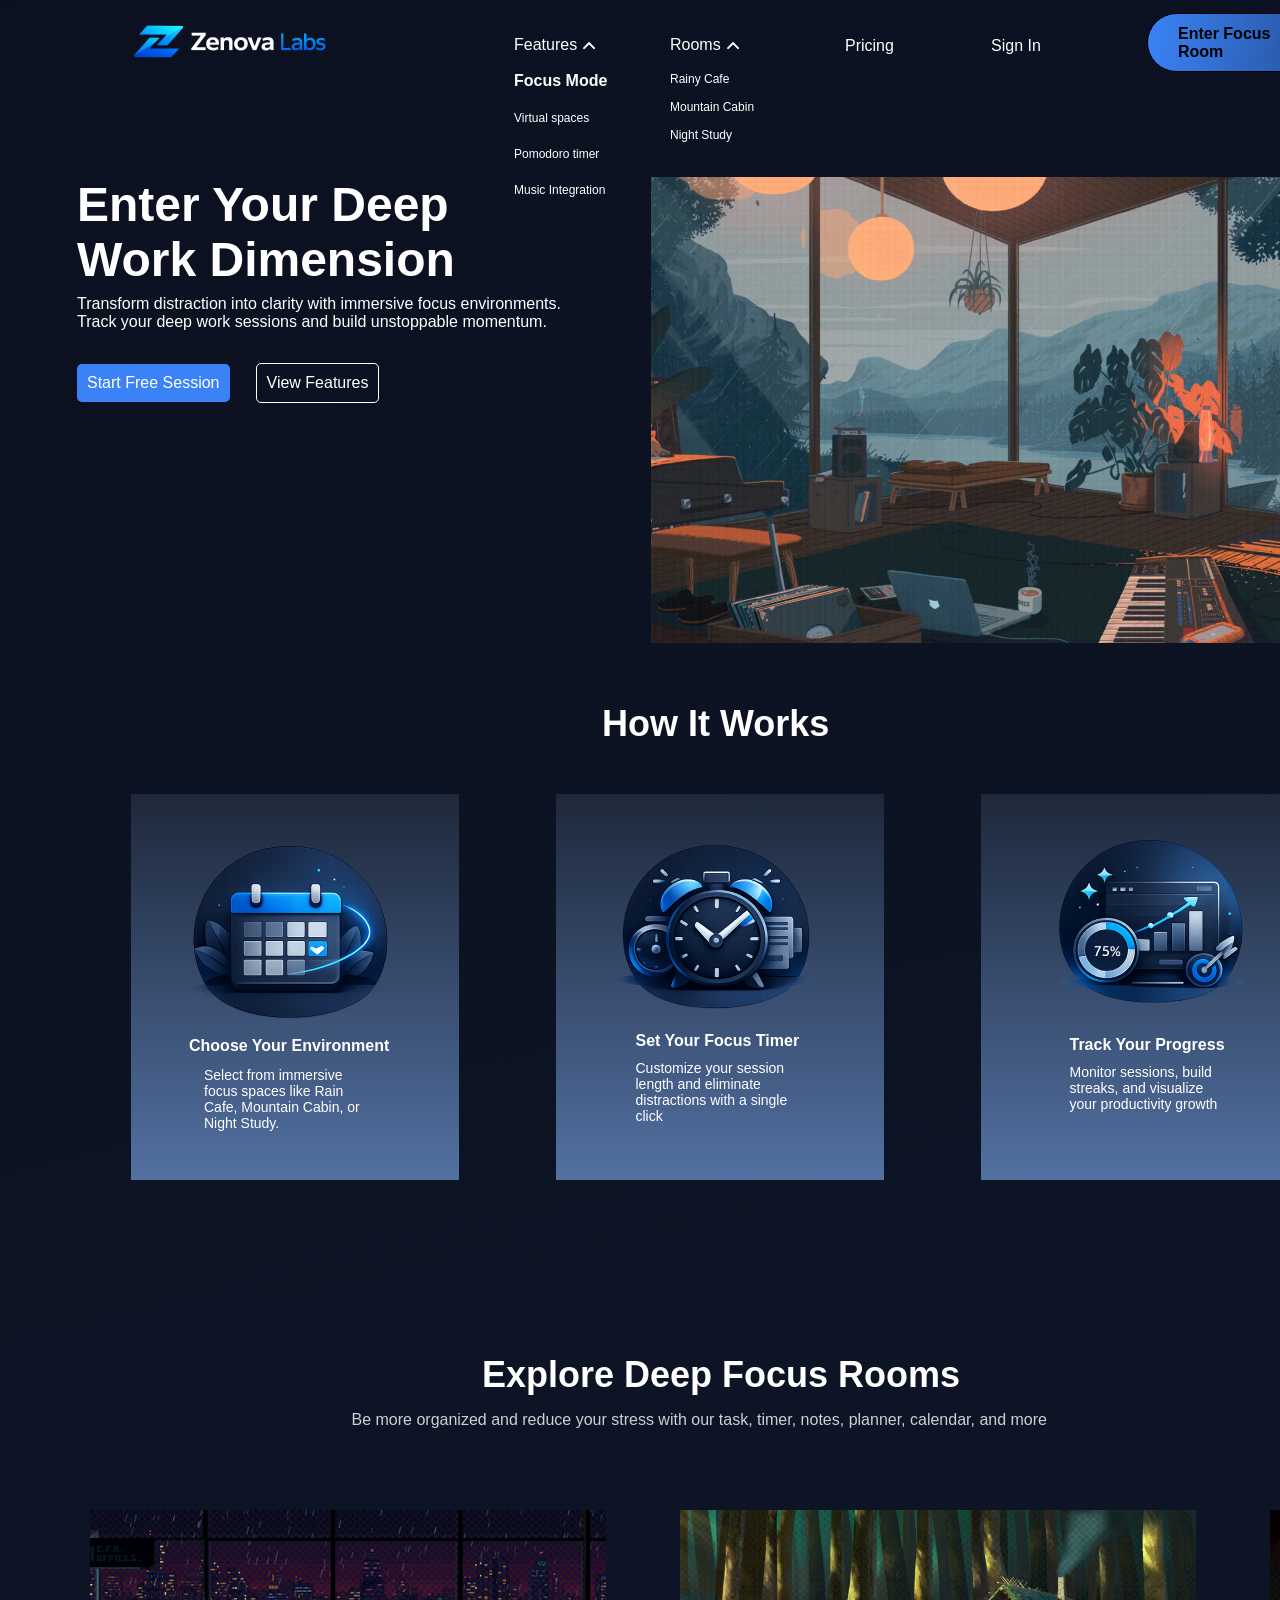
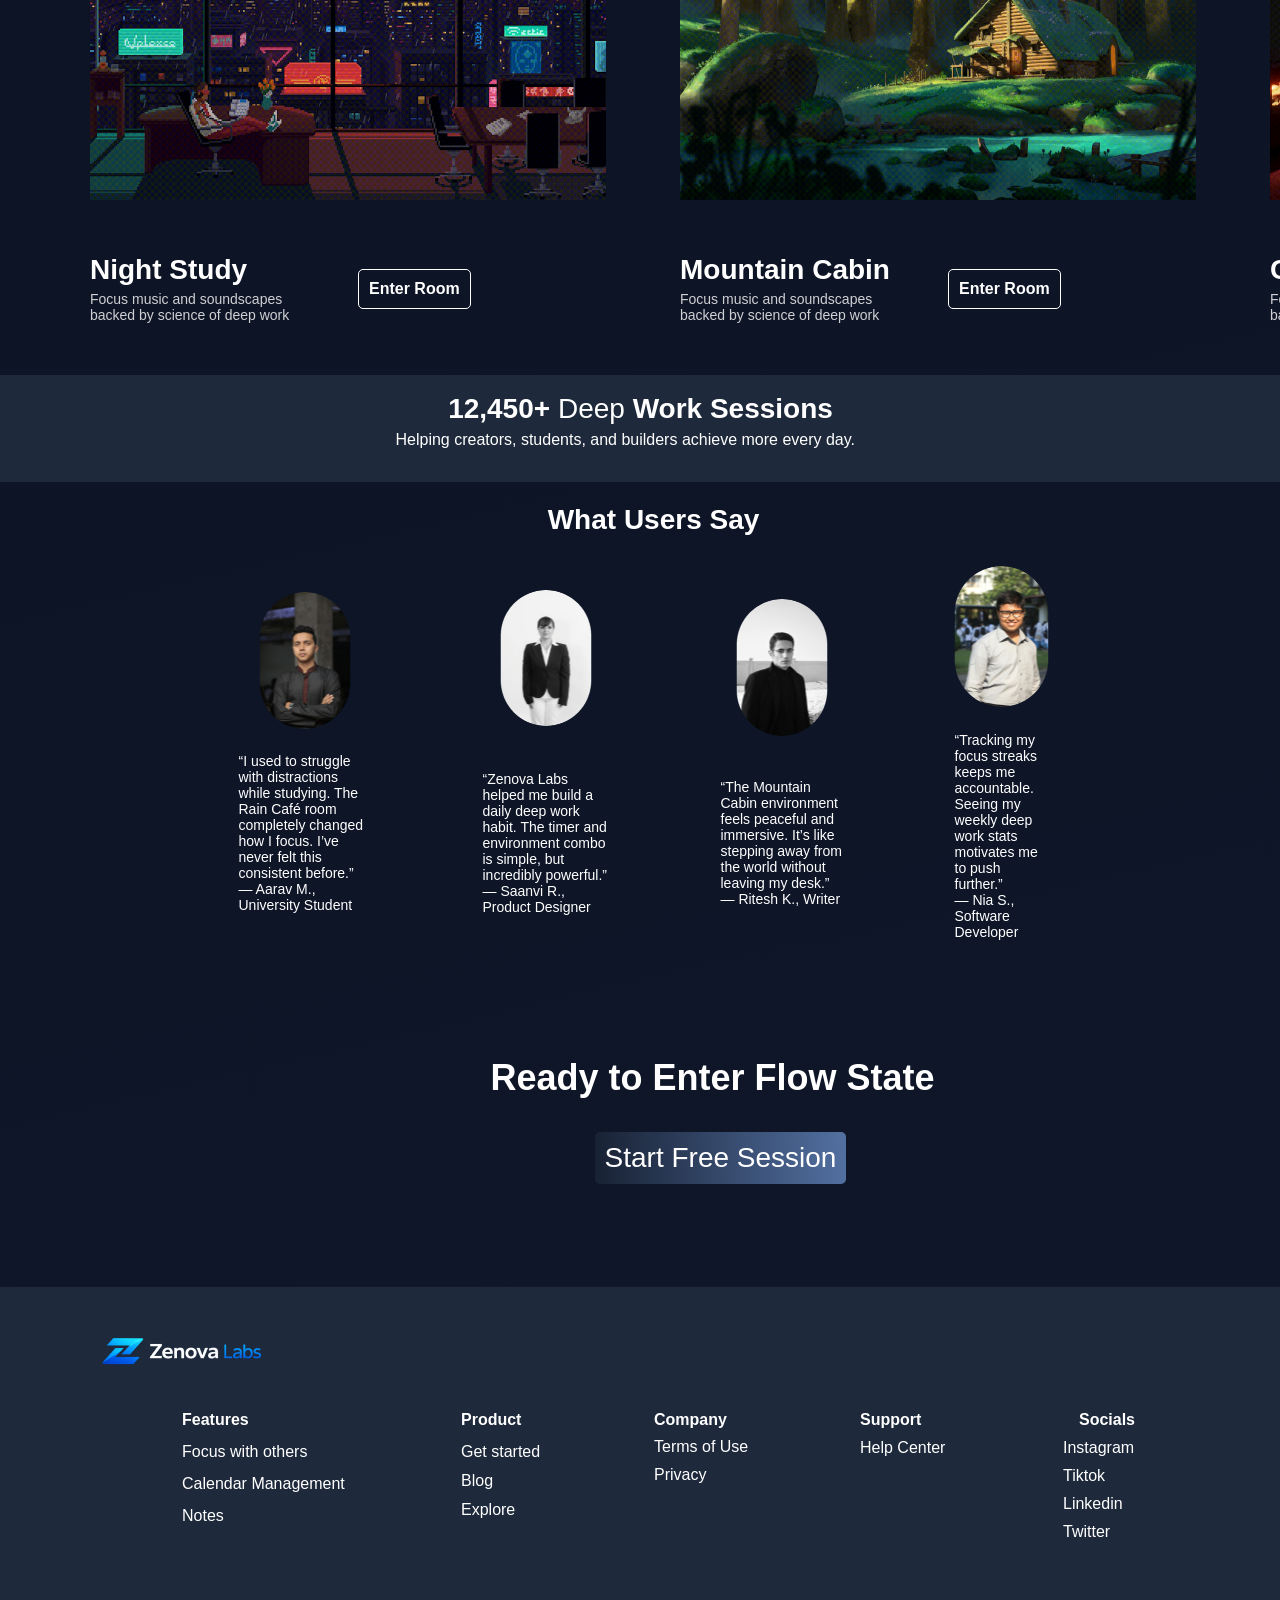
<file: index.html>
<!DOCTYPE html>
<html lang="en">
<head>
  <meta charset="UTF-8">
  <meta http-equiv="X-UA-Compatible" content="IE=edge">
  <meta name="viewport" content="width=device-width, initial-scale=1.0">
  <link rel="stylesheet" href="./vars.css">
  <link rel="stylesheet" href="./style.css">
  
  
  <style>
   a,
   button,
   input,
   select,
   h1,
   h2,
   h3,
   h4,
   h5,
   * {
       box-sizing: border-box;
       margin: 0;
       padding: 0;
       border: none;
       text-decoration: none;
       background: none;
   
       -webkit-font-smoothing: antialiased;
   }
   
   menu, ol, ul {
       list-style-type: none;
       margin: 0;
       padding: 0;
   }
   </style>
  <title>Document</title>
</head>
<body>
  <div class="zenova-labs">
    <div class="rectangle-2"></div>
    <div class="focus-room">
      <div class="frame-22">
        <div class="explore-deep-focus-rooms">Explore Deep Focus Rooms</div>
        <div
          class="be-more-organized-and-reduce-your-stress-with-our-task-timer-notes-planner-calendar-and-more"
        >
          Be more organized and reduce your stress with our task, timer, notes,
          planner, calendar, and more
        </div>
      </div>
      <div class="frame-37">
        <div class="frame-34">
          <img class="cafe-1" src="cafe-10.png" />
          <div class="frame-25">
            <div class="frame-24">
              <div class="mountain-cabin">Night Study</div>
              <div
                class="focus-music-and-soundscapes-backed-by-science-of-deep-work"
              >
                Focus music and soundscapes backed by science of deep work
              </div>
            </div>
            <div class="frame-23">
              <div class="enter-room">Enter Room</div>
            </div>
          </div>
        </div>
        <div class="frame-28">
          <img class="cafe-1" src="cafe-11.png" />
          <div class="frame-25">
            <div class="frame-24">
              <div class="mountain-cabin">Mountain Cabin</div>
              <div
                class="focus-music-and-soundscapes-backed-by-science-of-deep-work"
              >
                Focus music and soundscapes backed by science of deep work
              </div>
            </div>
            <div class="frame-23">
              <div class="enter-room">Enter Room</div>
            </div>
          </div>
        </div>
        <div class="frame-33">
          <img class="cafe-1" src="cafe-12.png" />
          <div class="frame-25">
            <div class="frame-24">
              <div class="mountain-cabin">Cozy Room</div>
              <div
                class="focus-music-and-soundscapes-backed-by-science-of-deep-work"
              >
                Focus music and soundscapes backed by science of deep work
              </div>
            </div>
            <div class="frame-23">
              <div class="enter-room">Enter Room</div>
            </div>
          </div>
        </div>
        <div class="frame-36">
          <img class="cafe-1" src="cafe-13.png" />
          <div class="frame-25">
            <div class="frame-24">
              <div class="mountain-cabin">Rainy Cafe</div>
              <div
                class="focus-music-and-soundscapes-backed-by-science-of-deep-work"
              >
                Focus music and soundscapes backed by science of deep work
              </div>
            </div>
            <div class="frame-23">
              <div class="enter-room">Enter Room</div>
            </div>
          </div>
        </div>
        <div class="frame-35">
          <img class="cafe-1" src="cafe-14.png" />
          <div class="frame-25">
            <div class="frame-24">
              <div class="mountain-cabin">Autumn Room</div>
              <div
                class="focus-music-and-soundscapes-backed-by-science-of-deep-work"
              >
                Focus music and soundscapes backed by science of deep work
              </div>
            </div>
            <div class="frame-23">
              <div class="enter-room">Enter Room</div>
            </div>
          </div>
        </div>
      </div>
    </div>
    <div class="home">
      <div class="frame-19">
        <div class="frame-18">
          <div class="frame-14">
            <div class="enter-your-deep-work-dimension">
              Enter Your Deep
              <br />
              Work Dimension
            </div>
            <div
              class="transform-distraction-into-clarity-with-immersive-focus-environments-track-your-deep-work-sessions-and-build-unstoppable-momentum"
            >
              Transform distraction into clarity with immersive focus
              environments.
              <br />
              Track your deep work sessions and build unstoppable momentum.
            </div>
          </div>
          <div class="frame-17">
            <div class="frame-15">
              <div class="start-free-session">Start Free Session</div>
            </div>
            <div class="frame-16">
              <div class="view-features">View Features</div>
            </div>
          </div>
        </div>
        <img class="rectangle-1" src="rectangle-10.png" />
      </div>
      <div class="frame-21">
        <div class="frame-12">
          <img class="logo-of-zenova-lab-1" src="logo-of-zenova-lab-10.png" />
        </div>
      </div>
      <div class="frame-9">
        <div class="enter-focus-room">Enter Focus Room</div>
      </div>
      <div class="frame-8">
        <div class="frame-4">
          <div class="headline">Rooms</div>
          <img class="frame-3" src="frame-30.svg" />
        </div>
        <div
          class="this-is-accordion-text-content-lorem-ipsum-dolor-sit-amet-this-is-accordion-text-content-lorem-ipsum-dolor-sit-amet-this-is-accordion-text-content-lorem-ipsum-dolor-sit-amet"
        >
          Rainy Cafe
          <br />
          <br />
          Mountain Cabin
          <br />
          <br />
          Night Study
        </div>
      </div>
      <div class="frame-7">
        <div class="frame-4">
          <div class="headline">Features</div>
          <img class="frame-32" src="frame-31.svg" />
        </div>
        <div
          class="this-is-accordion-text-content-lorem-ipsum-dolor-sit-amet-this-is-accordion-text-content-lorem-ipsum-dolor-sit-amet-this-is-accordion-text-content-lorem-ipsum-dolor-sit-amet2"
        >
          <span>
            <span
              class="this-is-accordion-text-content-lorem-ipsum-dolor-sit-amet-this-is-accordion-text-content-lorem-ipsum-dolor-sit-amet-this-is-accordion-text-content-lorem-ipsum-dolor-sit-amet-2-span"
            >
              Focus Mode
              <br />
            </span>
            <span
              class="this-is-accordion-text-content-lorem-ipsum-dolor-sit-amet-this-is-accordion-text-content-lorem-ipsum-dolor-sit-amet-this-is-accordion-text-content-lorem-ipsum-dolor-sit-amet-2-span2"
            >
              <br />
              Virtual spaces
              <br />
              <br />
              Pomodoro timer
              <br />
              <br />
              Music Integration
            </span>
          </span>
        </div>
      </div>
    </div>
    <div class="how-it-works">
      <div class="how-it-works2">How It Works</div>
      <div class="frame-73">
        <div class="frame-66">
          <div class="frame-65">
            <img class="aaa-1" src="aaa-10.png" />
            <div class="frame-64">
              <div class="choose-your-environment">Choose Your Environment</div>
              <div
                class="select-from-immersive-focus-spaces-like-rain-cafe-mountain-cabin-or-night-study"
              >
                Select from immersive focus spaces like Rain Cafe, Mountain Cabin,
                or Night Study.
              </div>
            </div>
          </div>
        </div>
        <div class="frame-69">
          <div class="frame-68">
            <img class="aaa-2" src="aaa-20.png" />
            <div class="frame-67">
              <div class="set-your-focus-timer">Set Your Focus Timer</div>
              <div
                class="customize-your-session-length-and-eliminate-distractions-with-a-single-click"
              >
                Customize your session length and eliminate distractions with a
                single click
              </div>
            </div>
          </div>
        </div>
        <div class="frame-72">
          <div class="frame-71">
            <img class="aaa-3" src="aaa-30.png" />
            <div class="frame-70">
              <div class="track-your-progress">Track Your Progress</div>
              <div
                class="monitor-sessions-build-streaks-and-visualize-your-productivity-growth"
              >
                Monitor sessions, build streaks, and visualize your productivity
                growth
              </div>
            </div>
          </div>
        </div>
      </div>
    </div>
    <img class="rectangle-3" src="rectangle-30.svg" />
    <div class="frame-63">
      <div class="people">
        <div class="frame-45">
          <div class="frame-38">
            <div class="_12-450-deep-work-sessions">
              <span>
                <span class="_12-450-deep-work-sessions-span">12,450+</span>
                <span class="_12-450-deep-work-sessions-span2">Deep</span>
                <span class="_12-450-deep-work-sessions-span">Work Sessions</span>
              </span>
            </div>
            <div
              class="helping-creators-students-and-builders-achieve-more-every-day"
            >
              Helping creators, students, and builders achieve more every day.
            </div>
          </div>
          <div class="frame-44">
            <div class="what-users-say">What Users Say</div>
            <div class="frame-43">
              <div class="frame-39">
                <img class="one-1" src="one-10.png" />
                <div
                  class="i-used-to-struggle-with-distractions-while-studying-the-rain-caf-room-completely-changed-how-i-focus-i-ve-never-felt-this-consistent-before-aarav-m-university-student"
                >
                  “I used to struggle with distractions while studying. The Rain
                  Café room completely changed how I focus. I’ve never felt this
                  consistent before.”
                  <br />
                  — Aarav M., University Student
                </div>
              </div>
              <div class="frame-40">
                <img class="three-1" src="three-10.png" />
                <div
                  class="zenova-labs-helped-me-build-a-daily-deep-work-habit-the-timer-and-environment-combo-is-simple-but-incredibly-powerful-saanvi-r-product-designer"
                >
                  “Zenova Labs helped me build a daily deep work habit. The timer
                  and environment combo is simple, but incredibly powerful.”
                  <br />
                  — Saanvi R., Product Designer
                </div>
              </div>
              <div class="frame-41">
                <img class="two-1" src="two-10.png" />
                <div
                  class="the-mountain-cabin-environment-feels-peaceful-and-immersive-it-s-like-stepping-away-from-the-world-without-leaving-my-desk-ritesh-k-writer"
                >
                  “The Mountain Cabin environment feels peaceful and immersive.
                  It’s like stepping away from the world without leaving my desk.”
                  <br />
                  — Ritesh K., Writer
                </div>
              </div>
              <div class="frame-42">
                <img class="four-1" src="four-10.png" />
                <div
                  class="tracking-my-focus-streaks-keeps-me-accountable-seeing-my-weekly-deep-work-stats-motivates-me-to-push-further-nia-s-software-developer"
                >
                  “Tracking my focus streaks keeps me accountable. Seeing my
                  weekly deep work stats motivates me to push further.”
                  <br />
                  — Nia S., Software Developer
                </div>
              </div>
            </div>
          </div>
        </div>
      </div>
    </div>
    <div class="frame-48">
      <div class="frame-62">
        <div class="frame-51">
          <img class="logo-of-zenova-lab-2" src="logo-of-zenova-lab-20.png" />
        </div>
        <div class="frame-61">
          <div class="frame-54">
            <div class="features">Features</div>
            <div class="focus-with-others">Focus with others</div>
            <div class="calendar-management">Calendar Management</div>
            <div class="notes">Notes</div>
          </div>
          <div class="frame-53">
            <div class="product">Product</div>
            <div class="frame-52">
              <div class="get-started">Get started</div>
              <div class="blog">Blog</div>
              <div class="explore">Explore</div>
            </div>
          </div>
          <div class="frame-57">
            <div class="company">Company</div>
            <div class="frame-532">
              <div class="terms-of-use">Terms of Use</div>
              <div class="privacy">Privacy</div>
            </div>
          </div>
          <div class="frame-58">
            <div class="support">Support</div>
            <div class="frame-522">
              <div class="help-center">Help Center</div>
            </div>
          </div>
          <div class="frame-60">
            <div class="socials">Socials</div>
            <div class="frame-59">
              <div class="frame-56">
                <div class="instagram">Instagram</div>
                <div class="tiktok">Tiktok</div>
                <div class="linkedin">Linkedin</div>
                <div class="twitter">Twitter</div>
              </div>
            </div>
          </div>
        </div>
      </div>
    </div>
    <div class="features2">
      <div class="features3">Pricing</div>
    </div>
    <div class="features4">
      <div class="features3">Sign In</div>
    </div>
    <div class="frame-76">
      <div class="frame-47">
        <div class="ready-to-enter-flow-state">Ready to Enter Flow State</div>
      </div>
      <div class="frame-75">
        <div class="start-free-session2">Start Free Session</div>
      </div>
    </div>
  </div>
  
</body>
</html>
</file>
<file: vars.css>
/* Figma Styles of your File */
:root {
  /* Colors */
  --background-color: linear-gradient(
    180deg,
    rgba(11, 17, 32, 1) 0%,
    rgba(15, 23, 42, 1) 100%
  );
  --cards-and-sections: #1e293b;
  --buttons-icons-and-highlights: #3b82f6;

  /* Fonts */
  --h1-font-family: Poppins-Bold, sans-serif;
  --h1-font-size: 48px;
  --h1-line-height: normal;
  --h1-font-weight: 700;
  --h1-font-style: normal;
  --h2-font-family: Poppins-SemiBold, sans-serif;
  --h2-font-size: 36px;
  --h2-line-height: normal;
  --h2-font-weight: 600;
  --h2-font-style: normal;
  --h3-font-family: Poppins-SemiBold, sans-serif;
  --h3-font-size: 28px;
  --h3-line-height: normal;
  --h3-font-weight: 600;
  --h3-font-style: normal;
  --body-font-family: Inter-Regular, sans-serif;
  --body-font-size: 16px;
  --body-line-height: normal;
  --body-font-weight: 400;
  --body-font-style: normal;
  --buttons-font-family: Inter-SemiBold, sans-serif;
  --buttons-font-size: 16px;
  --buttons-line-height: normal;
  --buttons-font-weight: 600;
  --buttons-font-style: normal;
  --small-text-font-family: Inter-Medium, sans-serif;
  --small-text-font-size: 14px;
  --small-text-line-height: normal;
  --small-text-font-weight: 500;
  --small-text-font-style: normal;

  /* Effects */
}
/* Figma Color Variables of your File */
</file>
<file: style.css>
.zenova-labs,
.zenova-labs * {
  box-sizing: border-box;
}
.zenova-labs {
  background: linear-gradient(
    166.94deg,
    rgba(11, 17, 32, 1) 0%,
    rgba(15, 23, 42, 1) 100%
  );
  height: 3206px;
  position: relative;
  overflow: hidden;
}
.rectangle-2 {
  background: var(--cards-and-sections, #1e293b);
  width: 1442px;
  height: 107px;
  position: absolute;
  left: -1px;
  top: 1975px;
}
.focus-room {
  width: 1440px;
  height: 678px;
  position: absolute;
  left: 1px;
  top: 1348px;
  overflow: hidden;
}
.frame-22 {
  display: flex;
  flex-direction: column;
  gap: 15px;
  align-items: center;
  justify-content: flex-start;
  width: 739px;
  position: absolute;
  left: 50%;
  translate: -50%;
  top: 6px;
}
.explore-deep-focus-rooms {
  color: #ffffff;
  text-align: center;
  font-family: var(--h2-font-family, "Poppins-SemiBold", sans-serif);
  font-size: var(--h2-font-size, 36px);
  font-weight: var(--h2-font-weight, 600);
  position: relative;
  align-self: stretch;
}
.be-more-organized-and-reduce-your-stress-with-our-task-timer-notes-planner-calendar-and-more {
  color: rgba(255, 255, 255, 0.8);
  text-align: left;
  font-family: "Inter-Regular", sans-serif;
  font-size: 16px;
  font-weight: 400;
  position: relative;
  align-self: stretch;
}
.frame-37 {
  display: flex;
  flex-direction: row;
  gap: 44px;
  align-items: center;
  justify-content: flex-start;
  width: 1260px;
  position: absolute;
  left: 74px;
  top: 162px;
}
.frame-34 {
  padding: 0px 15px 0px 15px;
  display: flex;
  flex-direction: column;
  gap: 54px;
  align-items: flex-start;
  justify-content: flex-start;
  flex-shrink: 0;
  width: 546px;
  height: 440px;
  position: relative;
}
.cafe-1 {
  align-self: stretch;
  flex-shrink: 0;
  height: 290.25px;
  position: relative;
  object-fit: cover;
  aspect-ratio: 16/9;
}
.frame-25 {
  display: flex;
  flex-direction: row;
  gap: 50px;
  align-items: center;
  justify-content: flex-start;
  flex-shrink: 0;
  width: 397px;
  position: relative;
}
.frame-24 {
  display: flex;
  flex-direction: column;
  gap: 5px;
  align-items: flex-start;
  justify-content: flex-start;
  flex-shrink: 0;
  width: 218px;
  position: relative;
}
.mountain-cabin {
  color: #ffffff;
  text-align: left;
  font-family: var(--h3-font-family, "Poppins-SemiBold", sans-serif);
  font-size: var(--h3-font-size, 28px);
  font-weight: var(--h3-font-weight, 600);
  position: relative;
  width: 254px;
}
.focus-music-and-soundscapes-backed-by-science-of-deep-work {
  color: rgba(255, 255, 255, 0.8);
  text-align: left;
  font-family: var(--small-text-font-family, "Inter-Medium", sans-serif);
  font-size: var(--small-text-font-size, 14px);
  font-weight: var(--small-text-font-weight, 500);
  position: relative;
  align-self: stretch;
}
.frame-23 {
  border-radius: 5px;
  border-style: solid;
  border-color: #ffffff;
  border-width: 1px;
  padding: 10px;
  display: flex;
  flex-direction: row;
  gap: 10px;
  align-items: center;
  justify-content: center;
  flex-shrink: 0;
  position: relative;
}
.enter-room {
  color: #ffffff;
  text-align: left;
  font-family: var(--buttons-font-family, "Inter-SemiBold", sans-serif);
  font-size: var(--buttons-font-size, 16px);
  font-weight: var(--buttons-font-weight, 600);
  position: relative;
}
.frame-28 {
  padding: 0px 15px 0px 15px;
  display: flex;
  flex-direction: column;
  gap: 54px;
  align-items: flex-start;
  justify-content: flex-start;
  flex-shrink: 0;
  width: 546px;
  height: 440px;
  position: relative;
}
.frame-33 {
  padding: 0px 15px 0px 15px;
  display: flex;
  flex-direction: column;
  gap: 54px;
  align-items: flex-start;
  justify-content: flex-start;
  flex-shrink: 0;
  width: 546px;
  height: 440px;
  position: relative;
}
.frame-36 {
  padding: 0px 15px 0px 15px;
  display: flex;
  flex-direction: column;
  gap: 54px;
  align-items: flex-start;
  justify-content: flex-start;
  flex-shrink: 0;
  width: 546px;
  height: 440px;
  position: relative;
}
.frame-35 {
  padding: 0px 15px 0px 15px;
  display: flex;
  flex-direction: column;
  gap: 54px;
  align-items: flex-start;
  justify-content: flex-start;
  flex-shrink: 0;
  width: 546px;
  height: 440px;
  position: relative;
}
.home {
  width: 1440px;
  height: 728px;
  position: absolute;
  left: 0px;
  top: 0px;
  overflow: hidden;
}
.frame-19 {
  padding: 0px 3px 0px 77px;
  display: flex;
  flex-direction: row;
  gap: 53px;
  align-items: flex-start;
  justify-content: flex-start;
  width: 1440px;
  height: 466px;
  position: absolute;
  left: 50%;
  translate: -50%;
  top: 177px;
}
.frame-18 {
  display: flex;
  flex-direction: column;
  gap: 32px;
  align-items: flex-start;
  justify-content: flex-start;
  flex-shrink: 0;
  width: 521px;
  position: relative;
}
.frame-14 {
  display: flex;
  flex-direction: column;
  gap: 8px;
  align-items: flex-start;
  justify-content: flex-start;
  align-self: stretch;
  flex-shrink: 0;
  position: relative;
}
.enter-your-deep-work-dimension {
  color: #ffffff;
  text-align: left;
  font-family: "Poppins-SemiBold", sans-serif;
  font-size: 48px;
  font-weight: 600;
  position: relative;
  align-self: stretch;
}
.transform-distraction-into-clarity-with-immersive-focus-environments-track-your-deep-work-sessions-and-build-unstoppable-momentum {
  color: #ffffff;
  text-align: left;
  font-family: var(--body-font-family, "Inter-Regular", sans-serif);
  font-size: var(--body-font-size, 16px);
  font-weight: var(--body-font-weight, 400);
  position: relative;
  align-self: stretch;
}
.frame-17 {
  display: flex;
  flex-direction: row;
  gap: 26px;
  align-items: center;
  justify-content: flex-start;
  flex-shrink: 0;
  position: relative;
}
.frame-15 {
  background: var(--buttons-icons-and-highlights, #3b82f6);
  border-radius: 5px;
  padding: 10px;
  display: flex;
  flex-direction: row;
  gap: 10px;
  align-items: center;
  justify-content: center;
  flex-shrink: 0;
  position: relative;
}
.start-free-session {
  color: #ffffff;
  text-align: left;
  font-family: "Inter-Medium", sans-serif;
  font-size: 16px;
  font-weight: 500;
  position: relative;
}
.frame-16 {
  border-radius: 5px;
  border-style: solid;
  border-color: #ffffff;
  border-width: 1px;
  padding: 10px;
  display: flex;
  flex-direction: row;
  gap: 10px;
  align-items: center;
  justify-content: center;
  flex-shrink: 0;
  position: relative;
}
.view-features {
  color: #ffffff;
  text-align: left;
  font-family: "Inter-Medium", sans-serif;
  font-size: 16px;
  font-weight: 500;
  position: relative;
}
.rectangle-1 {
  flex-shrink: 0;
  width: 712px;
  height: 466px;
  position: relative;
  object-fit: cover;
}
.frame-21 {
  display: flex;
  flex-direction: row;
  gap: 264px;
  align-items: center;
  justify-content: flex-start;
  position: absolute;
  left: 114px;
  top: 18px;
}
.frame-12 {
  display: flex;
  flex-direction: row;
  gap: 144px;
  align-items: center;
  justify-content: flex-start;
  flex-shrink: 0;
  position: relative;
}
.logo-of-zenova-lab-1 {
  border-radius: 39.5px;
  flex-shrink: 0;
  width: 234px;
  height: 49px;
  position: relative;
  object-fit: cover;
  aspect-ratio: 234/49;
}
.frame-9 {
  background: linear-gradient(
    94.72deg,
    rgba(59, 130, 246, 1) 0%,
    rgba(35, 76, 144, 1) 100%
  );
  border-radius: 100px;
  border-style: solid;
  border-color: #000000;
  border-width: 1px;
  padding: 20px 28px 20px 30px;
  display: flex;
  flex-direction: row;
  gap: 10px;
  align-items: center;
  justify-content: center;
  width: 198px;
  height: 59px;
  position: absolute;
  left: 1147px;
  top: 13px;
}
.enter-focus-room {
  color: #000000;
  text-align: left;
  font-family: var(--buttons-font-family, "Inter-SemiBold", sans-serif);
  font-size: var(--buttons-font-size, 16px);
  font-weight: var(--buttons-font-weight, 600);
  position: relative;
}
.frame-8 {
  border-radius: 25px;
  padding: 20px;
  display: flex;
  flex-direction: column;
  gap: 15px;
  align-items: flex-start;
  justify-content: flex-start;
  width: 146px;
  height: 145px;
  position: absolute;
  left: 650px;
  top: 13px;
}
.frame-4 {
  display: flex;
  flex-direction: row;
  gap: 0px;
  align-items: center;
  justify-content: flex-start;
  align-self: stretch;
  flex-shrink: 0;
  position: relative;
}
.headline {
  color: #ffffff;
  text-align: left;
  font-family: "Inter-Medium", sans-serif;
  font-size: 16px;
  font-weight: 500;
  position: relative;
}
.frame-3 {
  flex-shrink: 0;
  width: 24px;
  height: 24px;
  position: relative;
  overflow: visible;
}
.this-is-accordion-text-content-lorem-ipsum-dolor-sit-amet-this-is-accordion-text-content-lorem-ipsum-dolor-sit-amet-this-is-accordion-text-content-lorem-ipsum-dolor-sit-amet {
  color: #ffffff;
  text-align: left;
  font-family: "Roboto-Medium", sans-serif;
  font-size: 12px;
  font-weight: 500;
  position: relative;
  align-self: stretch;
}
.frame-7 {
  border-radius: 25px;
  padding: 20px;
  display: flex;
  flex-direction: column;
  gap: 15px;
  align-items: flex-start;
  justify-content: flex-start;
  width: 146px;
  height: 174px;
  position: absolute;
  left: 494px;
  top: 13px;
}
.frame-32 {
  flex-shrink: 0;
  width: 24px;
  height: 24px;
  position: relative;
  overflow: visible;
}
.this-is-accordion-text-content-lorem-ipsum-dolor-sit-amet-this-is-accordion-text-content-lorem-ipsum-dolor-sit-amet-this-is-accordion-text-content-lorem-ipsum-dolor-sit-amet2 {
  color: #ffffff;
  text-align: left;
  position: relative;
  align-self: stretch;
}
.this-is-accordion-text-content-lorem-ipsum-dolor-sit-amet-this-is-accordion-text-content-lorem-ipsum-dolor-sit-amet-this-is-accordion-text-content-lorem-ipsum-dolor-sit-amet-2-span {
  font-family: "Inter-SemiBold", sans-serif;
  font-size: 16px;
  font-weight: 600;
}
.this-is-accordion-text-content-lorem-ipsum-dolor-sit-amet-this-is-accordion-text-content-lorem-ipsum-dolor-sit-amet-this-is-accordion-text-content-lorem-ipsum-dolor-sit-amet-2-span2 {
  font-family: "Roboto-Medium", sans-serif;
  font-size: 12px;
  font-weight: 500;
}
.how-it-works {
  width: 1440px;
  height: 666px;
  position: absolute;
  left: 0px;
  top: 654px;
  overflow: hidden;
}
.how-it-works2 {
  color: #ffffff;
  text-align: left;
  font-family: var(--h2-font-family, "Poppins-SemiBold", sans-serif);
  font-size: var(--h2-font-size, 36px);
  font-weight: var(--h2-font-weight, 600);
  position: absolute;
  left: calc(50% - 118px);
  top: 49px;
  width: 238px;
}
.frame-73 {
  display: flex;
  flex-direction: row;
  gap: 97px;
  align-items: center;
  justify-content: flex-start;
  position: absolute;
  left: 131px;
  top: 140px;
}
.frame-66 {
  background: linear-gradient(
    180deg,
    rgba(30, 41, 59, 1) 0%,
    rgba(34, 46, 67, 1) 8.173076808452606%,
    rgba(82, 112, 161, 1) 100%
  );
  padding: 46px 66px 44px 58px;
  display: flex;
  flex-direction: row;
  gap: 10px;
  align-items: flex-start;
  justify-content: flex-start;
  flex-shrink: 0;
  width: 328px;
  height: 386px;
  position: relative;
}
.frame-65 {
  display: flex;
  flex-direction: column;
  gap: 12px;
  align-items: flex-start;
  justify-content: flex-start;
  flex-shrink: 0;
  width: 204px;
  position: relative;
}
.aaa-1 {
  align-self: stretch;
  flex-shrink: 0;
  height: 184.6px;
  position: relative;
  object-fit: cover;
  aspect-ratio: 204/184.6;
}
.frame-64 {
  display: flex;
  flex-direction: column;
  gap: 12px;
  align-items: center;
  justify-content: flex-start;
  align-self: stretch;
  flex-shrink: 0;
  position: relative;
}
.choose-your-environment {
  color: #ffffff;
  text-align: left;
  font-family: var(--buttons-font-family, "Inter-SemiBold", sans-serif);
  font-size: var(--buttons-font-size, 16px);
  font-weight: var(--buttons-font-weight, 600);
  position: relative;
  align-self: stretch;
}
.select-from-immersive-focus-spaces-like-rain-cafe-mountain-cabin-or-night-study {
  color: #ffffff;
  text-align: left;
  font-family: var(--small-text-font-family, "Inter-Medium", sans-serif);
  font-size: var(--small-text-font-size, 14px);
  font-weight: var(--small-text-font-weight, 500);
  position: relative;
  width: 174px;
}
.frame-69 {
  background: linear-gradient(
    180deg,
    rgba(30, 41, 59, 1) 0%,
    rgba(34, 46, 67, 1) 8.173076808452606%,
    rgba(82, 112, 161, 1) 100%
  );
  padding: 46px 58px 55px 58px;
  display: flex;
  flex-direction: row;
  gap: 10px;
  align-items: flex-start;
  justify-content: flex-start;
  flex-shrink: 0;
  width: 328px;
  height: 386px;
  position: relative;
}
.frame-68 {
  display: flex;
  flex-direction: column;
  gap: 14px;
  align-items: center;
  justify-content: flex-start;
  flex-shrink: 0;
  width: 212px;
  position: relative;
}
.aaa-2 {
  align-self: stretch;
  flex-shrink: 0;
  height: 178px;
  position: relative;
  object-fit: cover;
  aspect-ratio: 212/178;
}
.frame-67 {
  display: flex;
  flex-direction: column;
  gap: 10px;
  align-items: flex-start;
  justify-content: flex-start;
  flex-shrink: 0;
  width: 169px;
  position: relative;
}
.set-your-focus-timer {
  color: #ffffff;
  text-align: left;
  font-family: var(--buttons-font-family, "Inter-SemiBold", sans-serif);
  font-size: var(--buttons-font-size, 16px);
  font-weight: var(--buttons-font-weight, 600);
  position: relative;
  align-self: stretch;
}
.customize-your-session-length-and-eliminate-distractions-with-a-single-click {
  color: #ffffff;
  text-align: left;
  font-family: var(--small-text-font-family, "Inter-Medium", sans-serif);
  font-size: var(--small-text-font-size, 14px);
  font-weight: var(--small-text-font-weight, 500);
  position: relative;
  align-self: stretch;
}
.frame-72 {
  background: linear-gradient(
    180deg,
    rgba(30, 41, 59, 1) 0%,
    rgba(34, 46, 67, 1) 8.173076808452606%,
    rgba(82, 112, 161, 1) 100%
  );
  padding: 39px 55px 53px 64px;
  display: flex;
  flex-direction: row;
  gap: 10px;
  align-items: flex-start;
  justify-content: flex-start;
  flex-shrink: 0;
  width: 328px;
  height: 386px;
  position: relative;
}
.frame-71 {
  display: flex;
  flex-direction: column;
  gap: 23px;
  align-items: center;
  justify-content: flex-start;
  flex-shrink: 0;
  width: 209px;
  position: relative;
}
.aaa-3 {
  align-self: stretch;
  flex-shrink: 0;
  height: 180px;
  position: relative;
  object-fit: cover;
  aspect-ratio: 209/180;
}
.frame-70 {
  display: flex;
  flex-direction: column;
  gap: 10px;
  align-items: flex-start;
  justify-content: flex-start;
  flex-shrink: 0;
  width: 160px;
  position: relative;
}
.track-your-progress {
  color: #ffffff;
  text-align: left;
  font-family: var(--buttons-font-family, "Inter-SemiBold", sans-serif);
  font-size: var(--buttons-font-size, 16px);
  font-weight: var(--buttons-font-weight, 600);
  position: relative;
  align-self: stretch;
}
.monitor-sessions-build-streaks-and-visualize-your-productivity-growth {
  color: #ffffff;
  text-align: left;
  font-family: var(--small-text-font-family, "Inter-Medium", sans-serif);
  font-size: var(--small-text-font-size, 14px);
  font-weight: var(--small-text-font-weight, 500);
  position: relative;
  align-self: stretch;
}
.rectangle-3 {
  width: 1440px;
  height: 507px;
  position: absolute;
  left: 1728px;
  top: 3307.5px;
  overflow: visible;
}
.frame-63 {
  display: flex;
  flex-direction: column;
  gap: 49px;
  align-items: center;
  justify-content: flex-start;
  width: 1441px;
  position: absolute;
  left: 50%;
  translate: -50%;
  top: 1975px;
}
.people {
  align-self: stretch;
  flex-shrink: 0;
  height: 633px;
  position: relative;
  overflow: hidden;
}
.frame-45 {
  display: flex;
  flex-direction: column;
  gap: 55px;
  align-items: center;
  justify-content: flex-start;
  width: 876px;
  position: absolute;
  left: 283px;
  top: 18px;
}
.frame-38 {
  display: flex;
  flex-direction: column;
  gap: 6px;
  align-items: center;
  justify-content: flex-start;
  flex-shrink: 0;
  width: 490px;
  position: relative;
}
._12-450-deep-work-sessions {
  color: #ffffff;
  text-align: center;
  font-family: "-", sans-serif;
  font-size: 28px;
  font-weight: 400;
  position: relative;
  align-self: stretch;
}
._12-450-deep-work-sessions-span {
  font-family: var(--h3-font-family, "Poppins-SemiBold", sans-serif);
  font-size: var(--h3-font-size, 28px);
  font-weight: var(--h3-font-weight, 600);
}
._12-450-deep-work-sessions-span2 {
  font-family: "Poppins-Regular", sans-serif;
}
.helping-creators-students-and-builders-achieve-more-every-day {
  color: #ffffff;
  text-align: left;
  font-family: var(--body-font-family, "Inter-Regular", sans-serif);
  font-size: var(--body-font-size, 16px);
  font-weight: var(--body-font-weight, 400);
  position: relative;
  align-self: stretch;
}
.frame-44 {
  padding: 0px 10px 0px 36px;
  display: flex;
  flex-direction: column;
  gap: 30px;
  align-items: center;
  justify-content: flex-start;
  align-self: stretch;
  flex-shrink: 0;
  position: relative;
}
.what-users-say {
  color: #ffffff;
  text-align: center;
  font-family: var(--h3-font-family, "Poppins-SemiBold", sans-serif);
  font-size: var(--h3-font-size, 28px);
  font-weight: var(--h3-font-weight, 600);
  position: relative;
  align-self: stretch;
}
.frame-43 {
  display: flex;
  flex-direction: row;
  gap: 111px;
  align-items: center;
  justify-content: flex-start;
  align-self: stretch;
  flex-shrink: 0;
  position: relative;
}
.frame-39 {
  display: flex;
  flex-direction: column;
  gap: 24px;
  align-items: center;
  justify-content: flex-start;
  flex-shrink: 0;
  width: 133px;
  position: relative;
}
.one-1 {
  border-radius: 122.5px;
  flex-shrink: 0;
  width: 91px;
  height: 137px;
  position: relative;
  object-fit: cover;
  aspect-ratio: 91/137;
}
.i-used-to-struggle-with-distractions-while-studying-the-rain-caf-room-completely-changed-how-i-focus-i-ve-never-felt-this-consistent-before-aarav-m-university-student {
  color: #ffffff;
  text-align: left;
  font-family: var(--small-text-font-family, "Inter-Medium", sans-serif);
  font-size: var(--small-text-font-size, 14px);
  font-weight: var(--small-text-font-weight, 500);
  position: relative;
  align-self: stretch;
}
.frame-40 {
  display: flex;
  flex-direction: column;
  gap: 45px;
  align-items: center;
  justify-content: flex-start;
  flex-shrink: 0;
  width: 127px;
  position: relative;
}
.three-1 {
  border-radius: 122.5px;
  flex-shrink: 0;
  width: 91px;
  height: 136px;
  position: relative;
  object-fit: cover;
  aspect-ratio: 91/136;
}
.zenova-labs-helped-me-build-a-daily-deep-work-habit-the-timer-and-environment-combo-is-simple-but-incredibly-powerful-saanvi-r-product-designer {
  color: #ffffff;
  text-align: left;
  font-family: var(--small-text-font-family, "Inter-Medium", sans-serif);
  font-size: var(--small-text-font-size, 14px);
  font-weight: var(--small-text-font-weight, 500);
  position: relative;
  align-self: stretch;
}
.frame-41 {
  display: flex;
  flex-direction: column;
  gap: 43px;
  align-items: center;
  justify-content: flex-start;
  flex-shrink: 0;
  width: 123px;
  position: relative;
}
.two-1 {
  border-radius: 122.5px;
  flex-shrink: 0;
  width: 91px;
  height: 137px;
  position: relative;
  object-fit: cover;
  aspect-ratio: 91/137;
}
.the-mountain-cabin-environment-feels-peaceful-and-immersive-it-s-like-stepping-away-from-the-world-without-leaving-my-desk-ritesh-k-writer {
  color: #ffffff;
  text-align: left;
  font-family: var(--small-text-font-family, "Inter-Medium", sans-serif);
  font-size: var(--small-text-font-size, 14px);
  font-weight: var(--small-text-font-weight, 500);
  position: relative;
  align-self: stretch;
}
.frame-42 {
  display: flex;
  flex-direction: column;
  gap: 25px;
  align-items: flex-start;
  justify-content: flex-start;
  flex-shrink: 0;
  width: 94px;
  position: relative;
}
.four-1 {
  border-radius: 122.5px;
  align-self: stretch;
  flex-shrink: 0;
  height: 140.98px;
  position: relative;
  object-fit: cover;
  aspect-ratio: 94/140.98;
}
.tracking-my-focus-streaks-keeps-me-accountable-seeing-my-weekly-deep-work-stats-motivates-me-to-push-further-nia-s-software-developer {
  color: #ffffff;
  text-align: left;
  font-family: var(--small-text-font-family, "Inter-Medium", sans-serif);
  font-size: var(--small-text-font-size, 14px);
  font-weight: var(--small-text-font-weight, 500);
  position: relative;
  align-self: stretch;
}
.frame-48 {
  background: var(--cards-and-sections, #1e293b);
  width: 1441px;
  height: 319px;
  position: absolute;
  left: 0px;
  top: 2887px;
  overflow: hidden;
}
.frame-62 {
  display: flex;
  flex-direction: column;
  gap: 39px;
  align-items: flex-start;
  justify-content: flex-start;
  width: 1179px;
  position: absolute;
  left: 82px;
  top: 45px;
}
.frame-51 {
  flex-shrink: 0;
  width: 198px;
  height: 40px;
  position: relative;
}
.logo-of-zenova-lab-2 {
  width: 198px;
  height: 40px;
  position: absolute;
  left: 0px;
  top: 0px;
  object-fit: cover;
  aspect-ratio: 198/40;
}
.frame-61 {
  padding: 0px 100px 0px 100px;
  display: flex;
  flex-direction: row;
  gap: 105px;
  align-items: flex-start;
  justify-content: flex-start;
  align-self: stretch;
  flex-shrink: 0;
  position: relative;
}
.frame-54 {
  flex-shrink: 0;
  width: 174px;
  height: 115px;
  position: relative;
}
.features {
  color: #ffffff;
  text-align: left;
  font-family: var(--buttons-font-family, "Inter-SemiBold", sans-serif);
  font-size: var(--buttons-font-size, 16px);
  font-weight: var(--buttons-font-weight, 600);
  position: absolute;
  left: 0px;
  top: 0px;
}
.focus-with-others {
  color: #ffffff;
  text-align: left;
  font-family: "Inter-Medium", sans-serif;
  font-size: 16px;
  font-weight: 500;
  position: absolute;
  left: 0px;
  top: 32px;
}
.calendar-management {
  color: #ffffff;
  text-align: left;
  font-family: "Inter-Medium", sans-serif;
  font-size: 16px;
  font-weight: 500;
  position: absolute;
  left: 0px;
  top: 64px;
}
.notes {
  color: #ffffff;
  text-align: left;
  font-family: "Inter-Medium", sans-serif;
  font-size: 16px;
  font-weight: 500;
  position: absolute;
  left: 0px;
  top: 96px;
}
.frame-53 {
  flex-shrink: 0;
  width: 88px;
  height: 109px;
  position: relative;
}
.product {
  color: #ffffff;
  text-align: left;
  font-family: var(--buttons-font-family, "Inter-SemiBold", sans-serif);
  font-size: var(--buttons-font-size, 16px);
  font-weight: var(--buttons-font-weight, 600);
  position: absolute;
  left: 0px;
  top: 0px;
}
.frame-52 {
  width: 88px;
  height: 77px;
  position: absolute;
  left: 0px;
  top: 32px;
}
.get-started {
  color: #ffffff;
  text-align: left;
  font-family: "Inter-Medium", sans-serif;
  font-size: 16px;
  font-weight: 500;
  position: absolute;
  left: 0px;
  top: 0px;
}
.blog {
  color: #ffffff;
  text-align: left;
  font-family: "Inter-Medium", sans-serif;
  font-size: 16px;
  font-weight: 500;
  position: absolute;
  left: 0px;
  top: 29px;
}
.explore {
  color: #ffffff;
  text-align: left;
  font-family: "Inter-Medium", sans-serif;
  font-size: 16px;
  font-weight: 500;
  position: absolute;
  left: 0px;
  top: 58px;
}
.frame-57 {
  display: flex;
  flex-direction: column;
  gap: 9px;
  align-items: flex-start;
  justify-content: flex-start;
  flex-shrink: 0;
  width: 101px;
  position: relative;
}
.company {
  color: #ffffff;
  text-align: left;
  font-family: var(--buttons-font-family, "Inter-SemiBold", sans-serif);
  font-size: var(--buttons-font-size, 16px);
  font-weight: var(--buttons-font-weight, 600);
  position: relative;
  align-self: stretch;
}
.frame-532 {
  display: flex;
  flex-direction: column;
  gap: 10px;
  align-items: flex-start;
  justify-content: flex-start;
  align-self: stretch;
  flex-shrink: 0;
  position: relative;
}
.terms-of-use {
  color: #ffffff;
  text-align: left;
  font-family: "Inter-Medium", sans-serif;
  font-size: 16px;
  font-weight: 500;
  position: relative;
  width: 117px;
}
.privacy {
  color: #ffffff;
  text-align: left;
  font-family: "Inter-Medium", sans-serif;
  font-size: 16px;
  font-weight: 500;
  position: relative;
  align-self: stretch;
}
.frame-58 {
  display: flex;
  flex-direction: column;
  gap: 9px;
  align-items: flex-start;
  justify-content: flex-start;
  flex-shrink: 0;
  width: 88px;
  height: 47px;
  position: relative;
}
.support {
  color: #ffffff;
  text-align: left;
  font-family: var(--buttons-font-family, "Inter-SemiBold", sans-serif);
  font-size: var(--buttons-font-size, 16px);
  font-weight: var(--buttons-font-weight, 600);
  position: relative;
  align-self: stretch;
  flex: 1;
}
.frame-522 {
  display: flex;
  flex-direction: column;
  gap: 10px;
  align-items: flex-start;
  justify-content: flex-start;
  align-self: stretch;
  flex: 1;
  position: relative;
}
.help-center {
  color: #ffffff;
  text-align: left;
  font-family: "Inter-Medium", sans-serif;
  font-size: 16px;
  font-weight: 500;
  position: relative;
  width: 114px;
}
.frame-60 {
  display: flex;
  flex-direction: column;
  gap: 0px;
  align-items: center;
  justify-content: flex-start;
  flex-shrink: 0;
  width: 108px;
  height: 150px;
  position: relative;
}
.socials {
  color: #ffffff;
  text-align: center;
  font-family: var(--buttons-font-family, "Inter-SemiBold", sans-serif);
  font-size: var(--buttons-font-size, 16px);
  font-weight: var(--buttons-font-weight, 600);
  position: relative;
  align-self: stretch;
  flex: 1;
}
.frame-59 {
  padding: 10px;
  display: flex;
  flex-direction: row;
  gap: 10px;
  align-items: center;
  justify-content: flex-start;
  align-self: stretch;
  flex-shrink: 0;
  position: relative;
}
.frame-56 {
  display: flex;
  flex-direction: column;
  gap: 10px;
  align-items: flex-start;
  justify-content: flex-start;
  flex-shrink: 0;
  width: 88px;
  height: 112px;
  position: relative;
}
.instagram {
  color: #ffffff;
  text-align: left;
  font-family: "Inter-Medium", sans-serif;
  font-size: 16px;
  font-weight: 500;
  position: relative;
  align-self: stretch;
}
.tiktok {
  color: #ffffff;
  text-align: left;
  font-family: "Inter-Medium", sans-serif;
  font-size: 16px;
  font-weight: 500;
  position: relative;
  align-self: stretch;
}
.linkedin {
  color: #ffffff;
  text-align: left;
  font-family: "Inter-Medium", sans-serif;
  font-size: 16px;
  font-weight: 500;
  position: relative;
  align-self: stretch;
}
.twitter {
  color: #ffffff;
  text-align: left;
  font-family: "Inter-Medium", sans-serif;
  font-size: 16px;
  font-weight: 500;
  position: relative;
}
.features2 {
  width: 66px;
  height: 19px;
  position: absolute;
  left: 845px;
  top: 37px;
}
.features3 {
  color: #ffffff;
  text-align: left;
  font-family: var(--body-font-family, "Inter-Regular", sans-serif);
  font-size: var(--body-font-size, 16px);
  font-weight: var(--body-font-weight, 400);
  position: absolute;
  right: 21.21%;
  left: 0%;
  width: 78.79%;
  bottom: 0%;
  top: 0%;
  height: 100%;
}
.features4 {
  width: 66px;
  height: 19px;
  position: absolute;
  left: 991px;
  top: 37px;
}
.frame-76 {
  display: flex;
  flex-direction: column;
  gap: 33px;
  align-items: center;
  justify-content: flex-start;
  width: 460px;
  position: absolute;
  left: 490.5px;
  top: 2657px;
}
.frame-47 {
  display: flex;
  flex-direction: column;
  gap: 40px;
  align-items: center;
  justify-content: flex-start;
  align-self: stretch;
  flex-shrink: 0;
  position: relative;
}
.ready-to-enter-flow-state {
  color: #ffffff;
  text-align: left;
  font-family: var(--h2-font-family, "Poppins-SemiBold", sans-serif);
  font-size: var(--h2-font-size, 36px);
  font-weight: var(--h2-font-weight, 600);
  position: relative;
  align-self: stretch;
}
.frame-75 {
  background: linear-gradient(
    87.42deg,
    rgba(30, 41, 59, 0.6) 0%,
    rgba(82, 112, 161, 1) 100%
  );
  border-radius: 5px;
  padding: 10px;
  display: flex;
  flex-direction: row;
  gap: 10px;
  align-items: center;
  justify-content: center;
  flex-shrink: 0;
  position: relative;
}
.start-free-session2 {
  color: #ffffff;
  text-align: left;
  font-family: "Poppins-Medium", sans-serif;
  font-size: 28px;
  font-weight: 500;
  position: relative;
}
</file>
